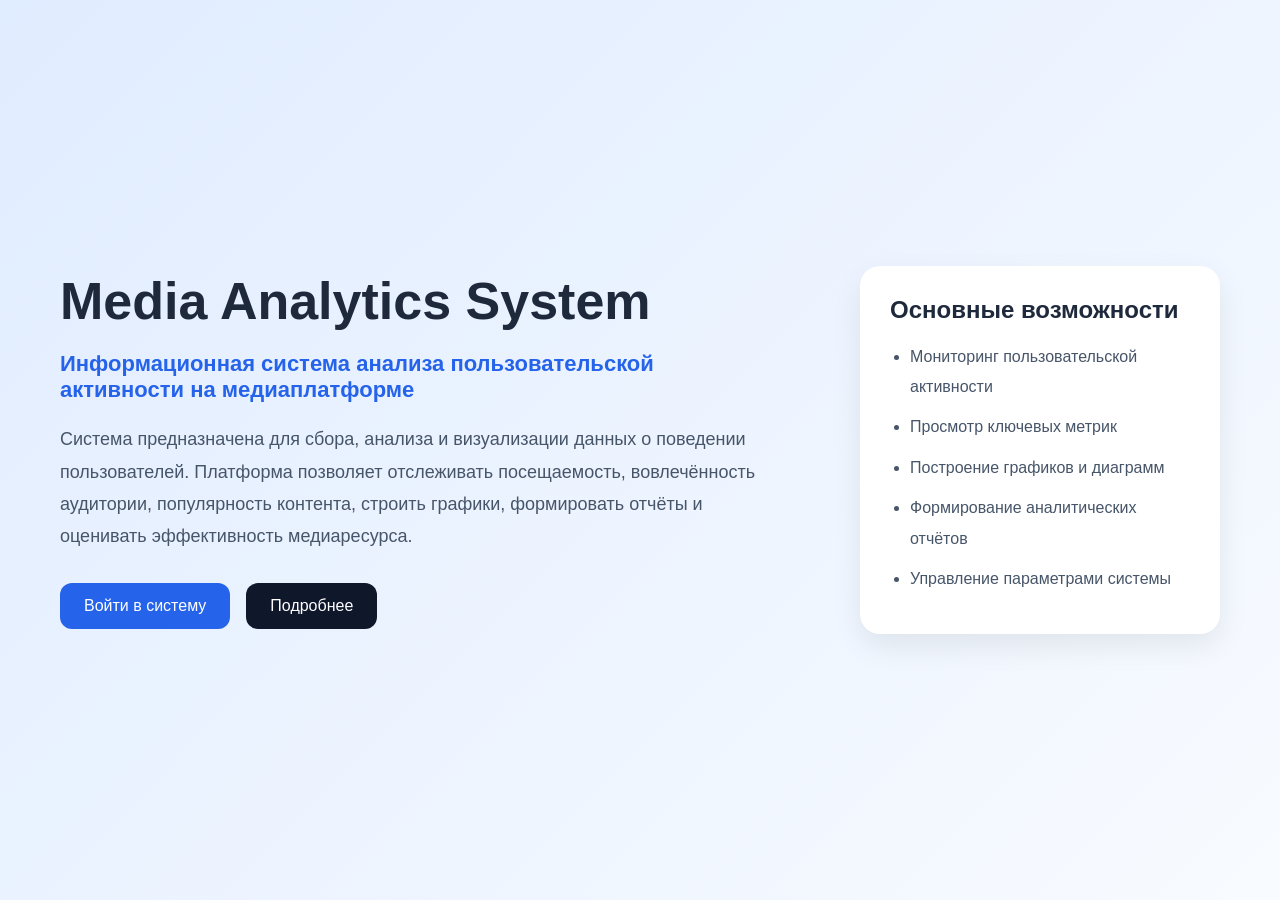
<file: index.html>
<!DOCTYPE html>
<html lang="ru">
<head>
    <meta charset="UTF-8" />
    <meta name="viewport" content="width=device-width, initial-scale=1.0" />
    <title>Media Analytics System</title>
    <link rel="stylesheet" href="diplim.css" />
</head>
<body>
    <section class="hero">
        <div class="hero-content">
            <h1>Media Analytics System</h1>
            <p class="hero-subtitle">
                Информационная система анализа пользовательской активности на медиаплатформе
            </p>

            <p class="hero-text">
                Система предназначена для сбора, анализа и визуализации данных о поведении пользователей.
                Платформа позволяет отслеживать посещаемость, вовлечённость аудитории, популярность контента,
                строить графики, формировать отчёты и оценивать эффективность медиаресурса.
            </p>

            <div class="hero-buttons">
                <a href="login.html" class="hero-btn">Войти в систему</a>
                <a href="about.html" class="hero-btn secondary-hero-btn">Подробнее</a>
            </div>
        </div>

        <div class="hero-card">
            <h3>Основные возможности</h3>
            <ul>
                <li>Мониторинг пользовательской активности</li>
                <li>Просмотр ключевых метрик</li>
                <li>Построение графиков и диаграмм</li>
                <li>Формирование аналитических отчётов</li>
                <li>Управление параметрами системы</li>
            </ul>
        </div>
    </section>

    <script src="diplim.js"></script>
</body>
</html>
</file>
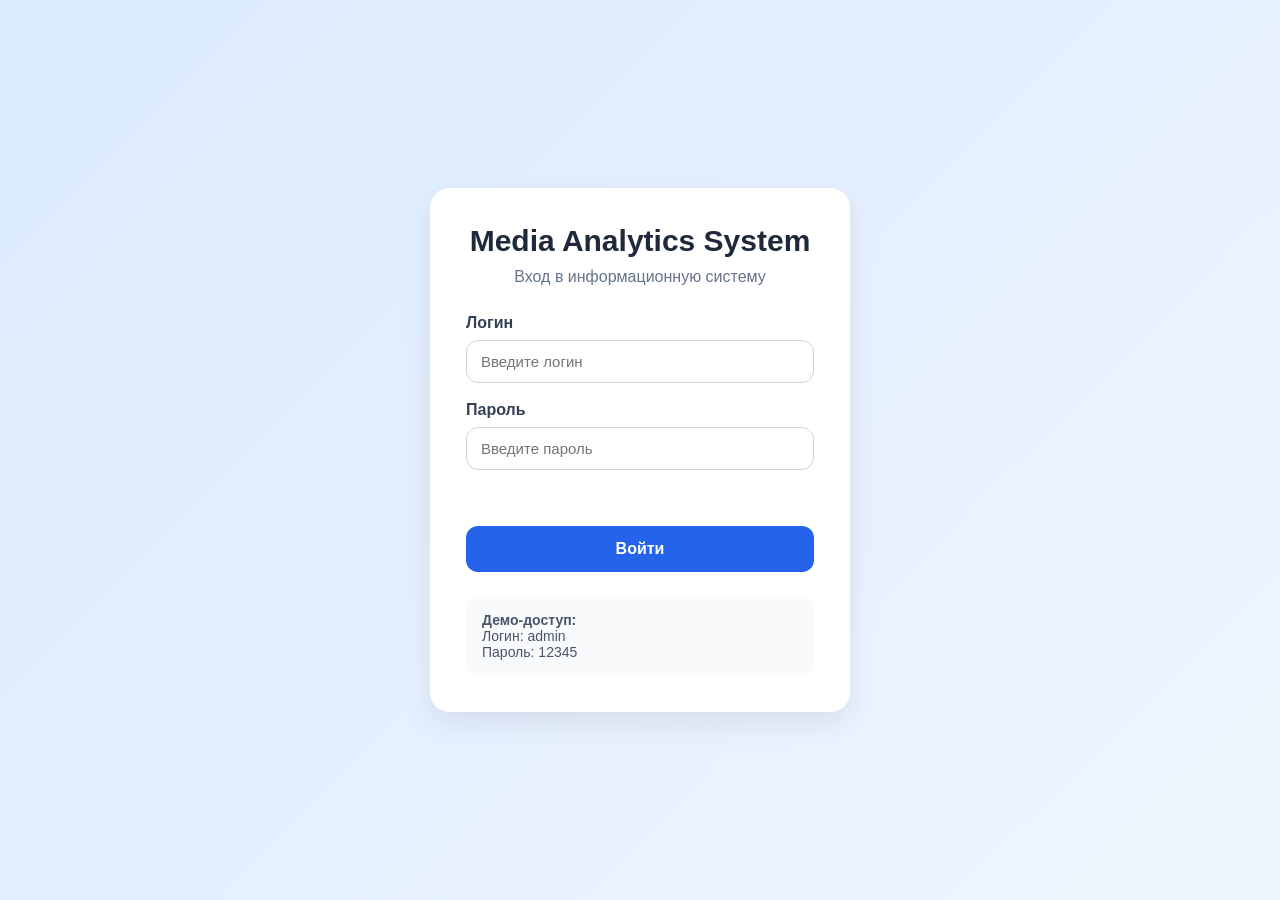
<file: about.html>
<!DOCTYPE html>
<html lang="ru">
<head>
    <meta charset="UTF-8" />
    <meta name="viewport" content="width=device-width, initial-scale=1.0" />
    <title>О системе | Media Analytics System</title>
    <link rel="stylesheet" href="diplim.css" />
</head>
<body>
    <div class="dashboard">
        <aside class="sidebar">
            <div>
                <h2>MAS</h2>
                <p class="sidebar-subtitle">Media Analytics System</p>
            </div>

            <nav>
                <a href="dashboard.html" class="menu-item">Главная панель</a>
                <a href="metrics.html" class="menu-item">Метрики</a>
                <a href="charts.html" class="menu-item">Графики</a>
                <a href="reports.html" class="menu-item">Отчёты</a>
                <a href="about.html" class="menu-item active">О системе</a>
                 <a href="settings.html" class="menu-item active">Настройки</a>
            </nav>

            <button class="logout-btn" onclick="logout()">Выйти</button>
        </aside>

        <main class="main-content">
            <header class="topbar">
                <div>
                    <h1>О системе</h1>
                    <p>Общая информация о проекте Media Analytics System</p>
                </div>

                <div class="user-info">
                    <span id="currentDate"></span>
                </div>
            </header>

            <section class="about-grid">
                <div class="about-card">
                    <h3>Назначение системы</h3>
                    <p>
                        Media Analytics System представляет собой информационную систему,
                        предназначенную для анализа пользовательской активности на медиаплатформе.
                    </p>
                    <p>
                        Основной целью системы является сбор, отображение и интерпретация
                        ключевых показателей посещаемости, вовлечённости и поведения пользователей.
                    </p>
                </div>

                <div class="about-card">
                    <h3>Основные задачи</h3>
                    <ul class="features-list">
                        <li>отображение статистики посещаемости;</li>
                        <li>анализ популярных страниц и разделов;</li>
                        <li>визуализация метрик и графиков;</li>
                        <li>формирование аналитических отчётов;</li>
                        <li>повышение наглядности данных для пользователя.</li>
                    </ul>
                </div>
            </section>

            <section class="about-wide">
                <h3>Функциональные возможности</h3>
                <p>
                    Разработанная система включает несколько взаимосвязанных страниц:
                    страницу авторизации, главную панель, модуль просмотра метрик,
                    страницу графиков, раздел отчётов и страницу с общей информацией о системе.
                </p>
                <p>
                    Пользователь получает возможность просматривать динамику посещаемости,
                    сравнивать показатели активности, анализировать популярность контента
                    и получать итоговую аналитическую информацию в удобной визуальной форме.
                </p>
            </section>

            <section class="about-wide">
                <h3>Используемые технологии</h3>
                <table class="tech-table">
                    <thead>
                        <tr>
                            <th>Технология</th>
                            <th>Назначение</th>
                        </tr>
                    </thead>
                    <tbody>
                        <tr>
                            <td>HTML</td>
                            <td>Структура веб-страниц системы</td>
                        </tr>
                        <tr>
                            <td>CSS</td>
                            <td>Оформление интерфейса и адаптация дизайна</td>
                        </tr>
                        <tr>
                            <td>JavaScript</td>
                            <td>Интерактивность и логика работы страниц</td>
                        </tr>
                        <tr>
                            <td>Chart.js</td>
                            <td>Построение графиков и диаграмм</td>
                        </tr>
                        <tr>
                            <td>GitHub Pages</td>
                            <td>Публикация проекта в интернете</td>
                        </tr>
                    </tbody>
                </table>
            </section>

            <section class="about-wide">
                <h3>Практическая значимость</h3>
                <p>
                    Система может использоваться как учебный прототип аналитической платформы,
                    демонстрирующий принципы построения интерфейсов мониторинга
                    пользовательской активности на медиаресурсах.
                </p>
                <p>
                    Разработка подобного проекта позволяет на практике изучить методы
                    визуализации аналитических данных, организацию структуры веб-приложения
                    и построение понятного пользовательского интерфейса.
                </p>
            </section>
        </main>
    </div>

    <script src="diplim.js"></script>
</body>
</html>
</file>
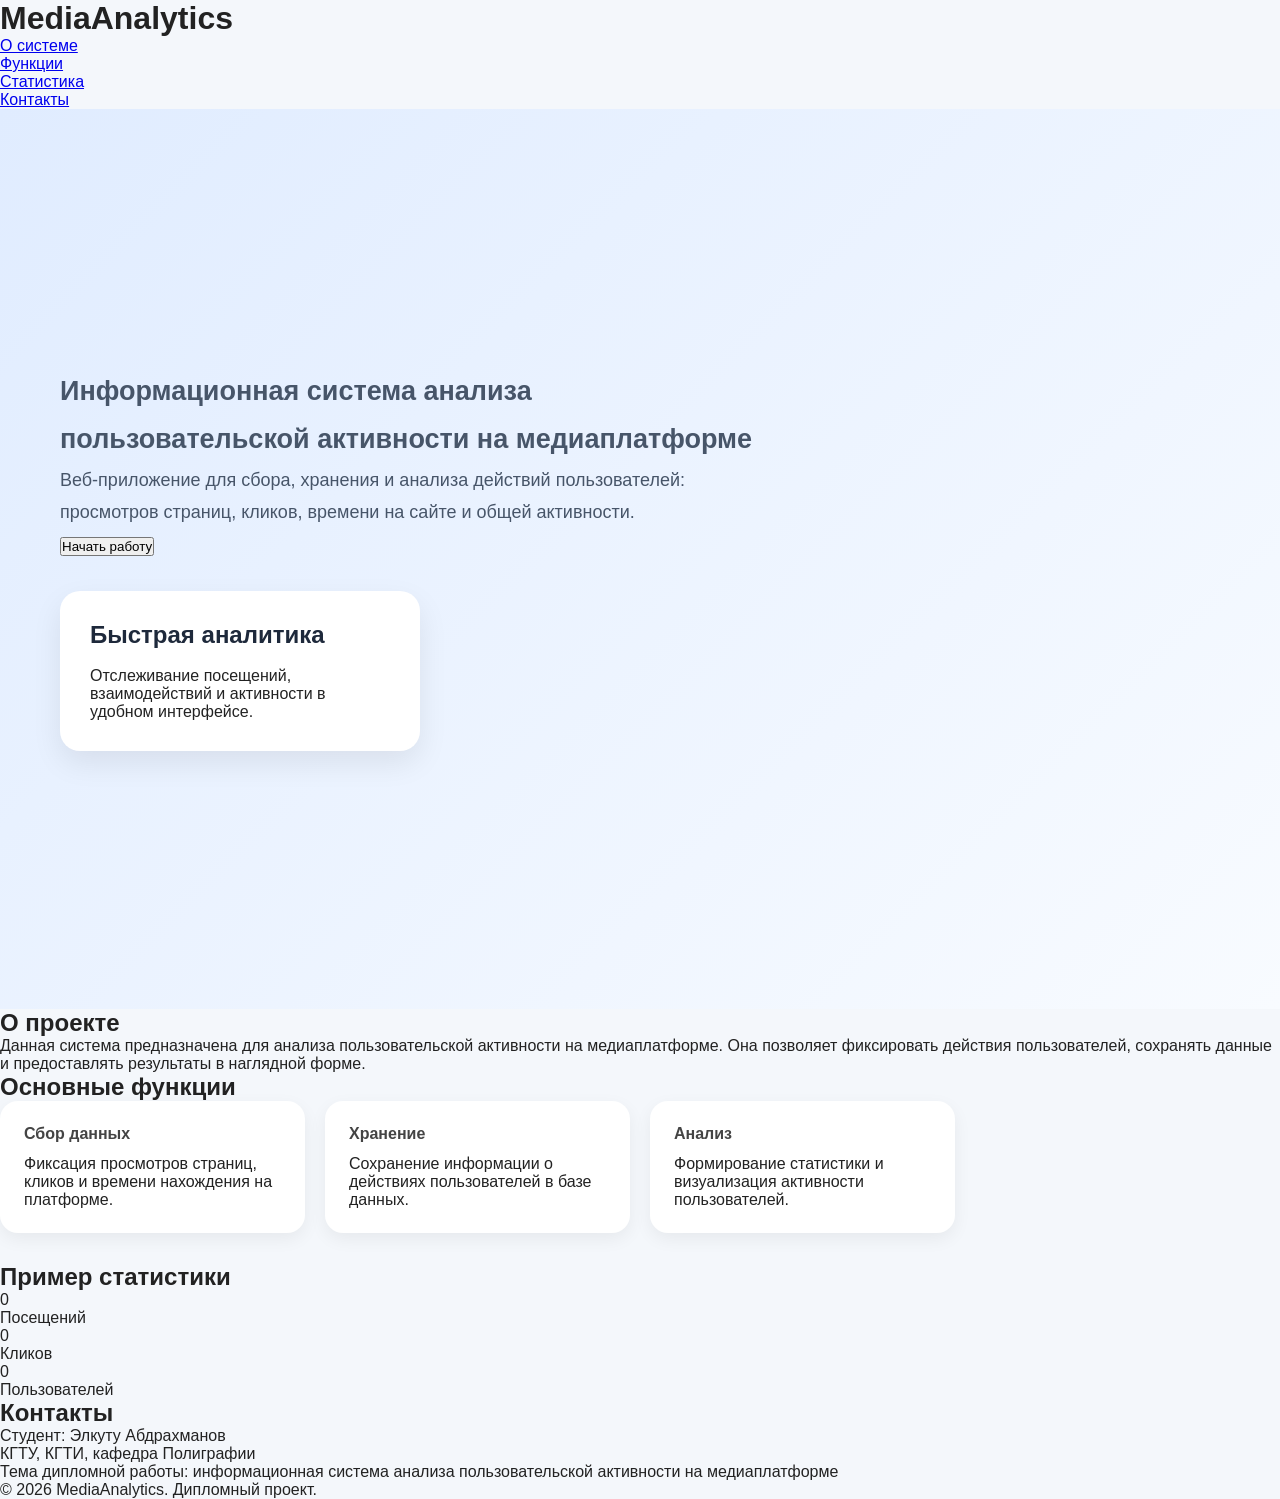
<file: diplim.html>
<!DOCTYPE html>
<html lang="ru">
<head>
  <meta charset="UTF-8" />
  <meta name="viewport" content="width=device-width, initial-scale=1.0" />
  <title>Media Analytics System</title>
  <link rel="stylesheet" href="diplim.css" />
</head>
<body>
  <header class="header">
    <div class="container nav">
      <h1 class="logo">MediaAnalytics</h1>
      <nav>
        <ul class="nav-links">
          <li><a href="#about">О системе</a></li>
          <li><a href="#features">Функции</a></li>
          <li><a href="#stats">Статистика</a></li>
          <li><a href="#contact">Контакты</a></li>
        </ul>
      </nav>
    </div>
  </header>

  <main>
    <section class="hero">
      <div class="container hero-content">
        <div class="hero-text">
          <h2>Информационная система анализа пользовательской активности на медиаплатформе</h2>
          <p>
            Веб-приложение для сбора, хранения и анализа действий пользователей:
            просмотров страниц, кликов, времени на сайте и общей активности.
          </p>
          <button id="startBtn" class="btn">Начать работу</button>
        </div>
        <div class="hero-card">
          <h3>Быстрая аналитика</h3>
          <p>Отслеживание посещений, взаимодействий и активности в удобном интерфейсе.</p>
        </div>
      </div>
    </section>

    <section id="about" class="section">
      <div class="container">
        <h2>О проекте</h2>
        <p>
          Данная система предназначена для анализа пользовательской активности на медиаплатформе.
          Она позволяет фиксировать действия пользователей, сохранять данные и предоставлять
          результаты в наглядной форме.
        </p>
      </div>
    </section>

    <section id="features" class="section dark-section">
      <div class="container">
        <h2>Основные функции</h2>
        <div class="cards">
          <div class="card">
            <h3>Сбор данных</h3>
            <p>Фиксация просмотров страниц, кликов и времени нахождения на платформе.</p>
          </div>
          <div class="card">
            <h3>Хранение</h3>
            <p>Сохранение информации о действиях пользователей в базе данных.</p>
          </div>
          <div class="card">
            <h3>Анализ</h3>
            <p>Формирование статистики и визуализация активности пользователей.</p>
          </div>
        </div>
      </div>
    </section>

    <section id="stats" class="section">
      <div class="container">
        <h2>Пример статистики</h2>
        <div class="stats">
          <div class="stat-box">
            <span class="stat-number" id="visits">0</span>
            <p>Посещений</p>
          </div>
          <div class="stat-box">
            <span class="stat-number" id="clicks">0</span>
            <p>Кликов</p>
          </div>
          <div class="stat-box">
            <span class="stat-number" id="users">0</span>
            <p>Пользователей</p>
          </div>
        </div>
      </div>
    </section>

    <section id="contact" class="section dark-section">
      <div class="container">
        <h2>Контакты</h2>
        <p>Студент: Элкуту Абдрахманов</p>
        <p>КГТУ, КГТИ, кафедра Полиграфии</p>
        <p>Тема дипломной работы: информационная система анализа пользовательской активности на медиаплатформе</p>
      </div>
    </section>
  </main>

  <footer class="footer">
    <div class="container">
      <p>© 2026 MediaAnalytics. Дипломный проект.</p>
    </div>
  </footer>

  <script src="diplim.js"></script>
</body>
</html>
</file>
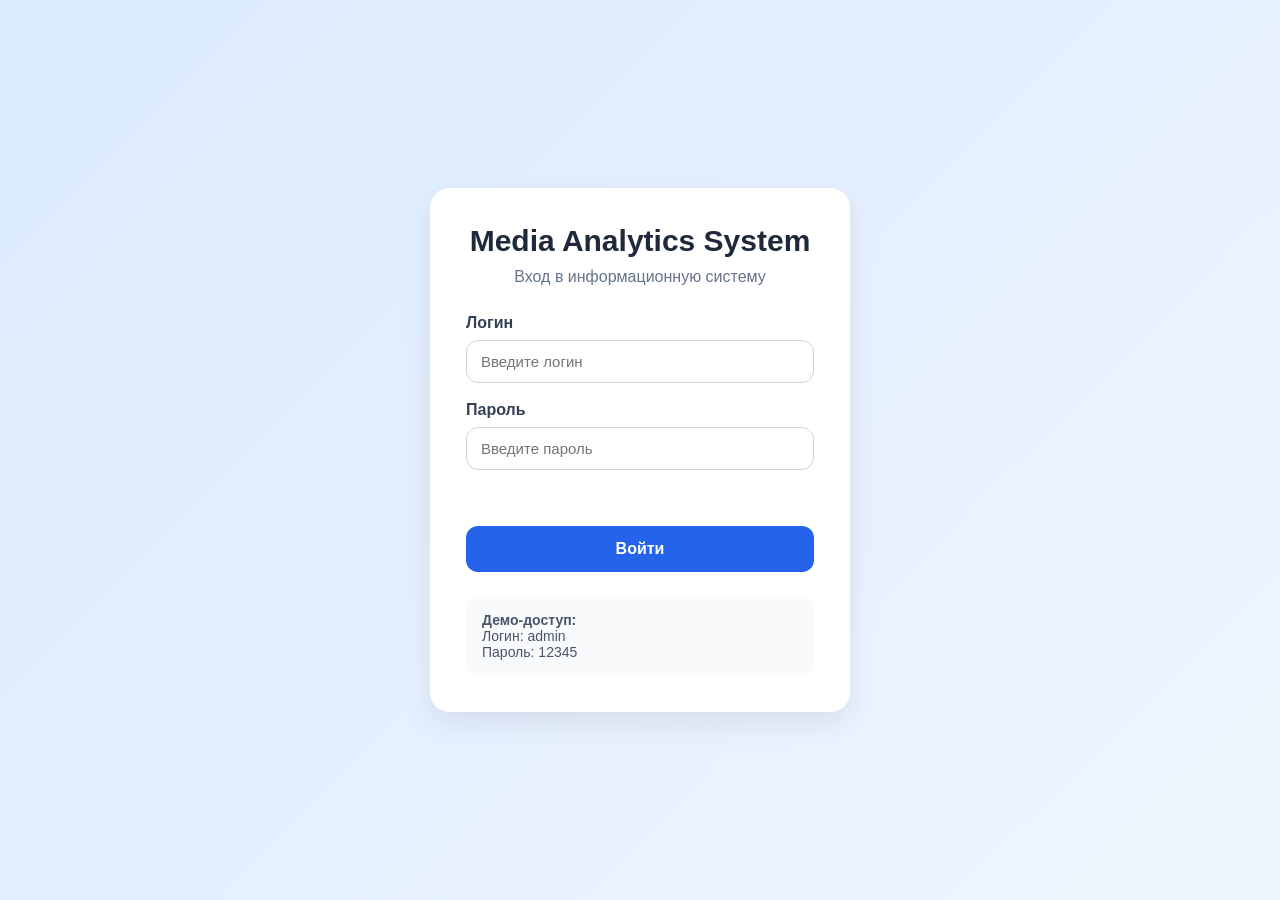
<file: login.html>
<!DOCTYPE html>
<html lang="ru">
<head>
    <meta charset="UTF-8" />
    <meta name="viewport" content="width=device-width, initial-scale=1.0" />
    <title>Вход | Media Analytics System</title>
    <link rel="stylesheet" href="diplim.css" />
</head>
<body>
    <div class="login-page">
        <div class="login-box">
            <h1>Media Analytics System</h1>
            <p class="login-subtitle">Вход в информационную систему</p>

            <form id="loginForm">
                <div class="input-group">
                    <label for="username">Логин</label>
                    <input type="text" id="username" placeholder="Введите логин" required />
                </div>

                <div class="input-group">
                    <label for="password">Пароль</label>
                    <input type="password" id="password" placeholder="Введите пароль" required />
                </div>

                <p id="loginError" class="error-message"></p>

                <button type="submit" class="login-btn">Войти</button>
            </form>

            <div class="demo-access">
                <p><strong>Демо-доступ:</strong></p>
                <p>Логин: admin</p>
                <p>Пароль: 12345</p>
            </div>
        </div>
    </div>

    <script src="diplim.js"></script>
</body>
</html>
</file>
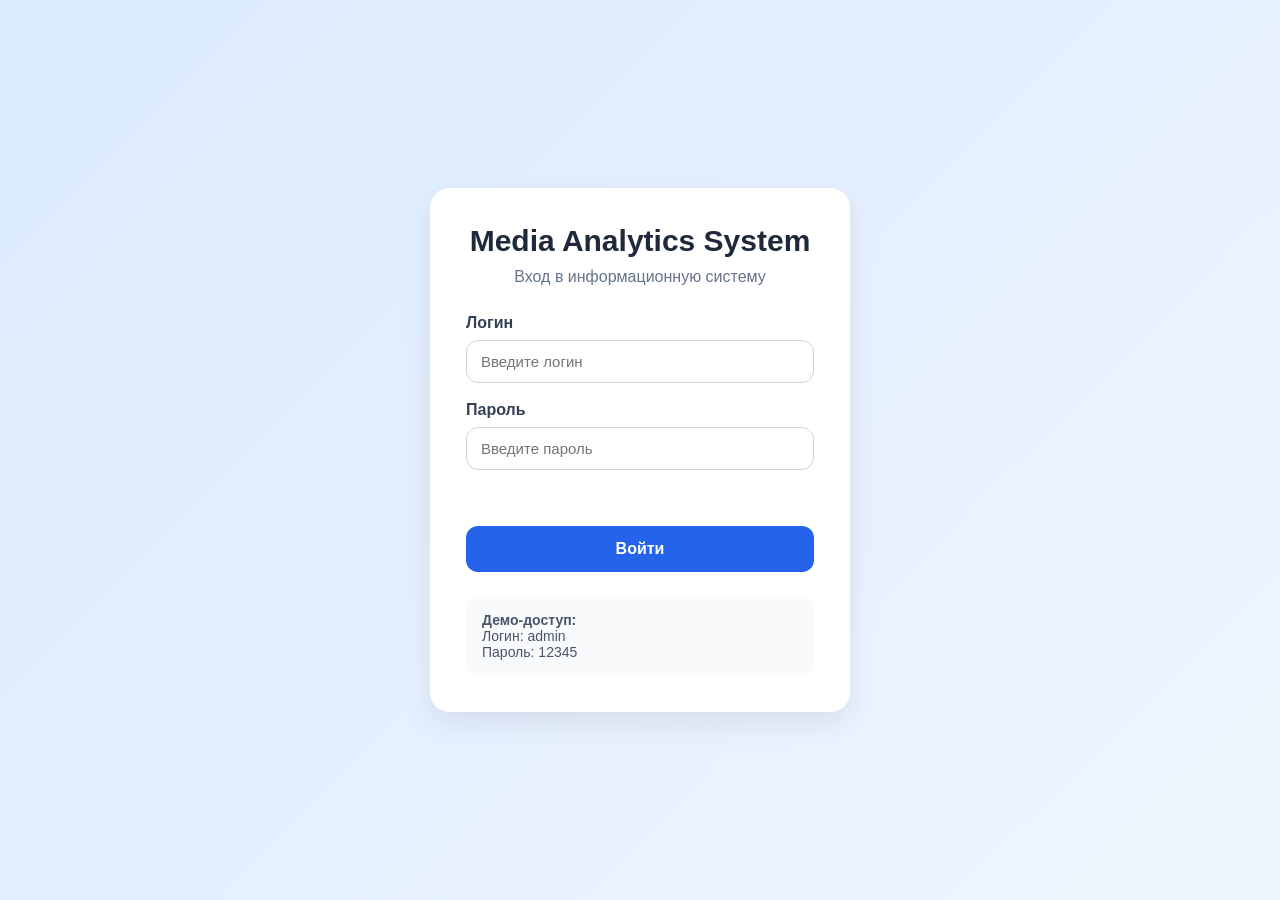
<file: metrics.html>
<!DOCTYPE html>
<html lang="ru">
<head>
  <meta charset="UTF-8" />
  <meta name="viewport" content="width=device-width, initial-scale=1.0" />
  <title>Метрики | Media Analytics System</title>
  <link rel="stylesheet" href="diplim.css" />
</head>
<body>
  <div class="dashboard-layout">
    <aside class="sidebar">
      <div class="sidebar-logo">Media Analytics</div>

      <nav class="sidebar-menu">
        <a href="index.html" class="menu-item">Главная панель</a>
        <a href="metrics.html" class="menu-item active">Метрики</a>
        <a href="charts.html" class="menu-item">Графики</a>
        <a href="reports.html" class="menu-item">Отчёты</a>
         <a href="about.html" class="menu-item active">О системе</a>
         <a href="settings.html" class="menu-item active">Настройки</a>
      </nav>

      <button class="logout-btn" onclick="logout()">Выйти</button>
    </aside>

    <main class="main-content">
      <header class="page-header">
        <div>
          <h1>Основные метрики</h1>
          <p>Анализ пользовательской активности на медиаплатформе</p>
        </div>

        <div class="period-filter">
          <button class="filter-btn active" onclick="setMetricsPeriod('day', this)">День</button>
          <button class="filter-btn" onclick="setMetricsPeriod('week', this)">Неделя</button>
          <button class="filter-btn" onclick="setMetricsPeriod('month', this)">Месяц</button>
        </div>
      </header>

      <section class="metrics-grid">
        <div class="metric-card">
          <h3>Посещения</h3>
          <div class="metric-value" id="visitsValue">2 450</div>
          <div class="metric-desc">Общее количество посещений платформы</div>
        </div>

        <div class="metric-card">
          <h3>Уникальные пользователи</h3>
          <div class="metric-value" id="usersValue">1 284</div>
          <div class="metric-desc">Количество уникальных посетителей</div>
        </div>

        <div class="metric-card">
          <h3>Среднее время</h3>
          <div class="metric-value" id="timeValue">4 мин 35 сек</div>
          <div class="metric-desc">Средняя продолжительность сеанса</div>
        </div>

        <div class="metric-card">
          <h3>Показатель отказов</h3>
          <div class="metric-value" id="bounceValue">22%</div>
          <div class="metric-desc">Доля пользователей, покинувших сайт быстро</div>
        </div>
      </section>

      <section class="content-row">
        <div class="table-card wide-card">
          <div class="card-title">Метрики по разделам платформы</div>
          <table class="analytics-table">
            <thead>
              <tr>
                <th>Раздел</th>
                <th>Просмотры</th>
                <th>Уникальные пользователи</th>
                <th>Среднее время</th>
                <th>Конверсия</th>
              </tr>
            </thead>
            <tbody id="metricsTableBody">
              <tr>
                <td>Главная</td>
                <td>2145</td>
                <td>986</td>
                <td>3 мин 40 сек</td>
                <td>18%</td>
              </tr>
              <tr>
                <td>Новости</td>
                <td>1982</td>
                <td>914</td>
                <td>4 мин 05 сек</td>
                <td>24%</td>
              </tr>
              <tr>
                <td>Статьи</td>
                <td>1654</td>
                <td>801</td>
                <td>5 мин 12 сек</td>
                <td>29%</td>
              </tr>
              <tr>
                <td>Видео</td>
                <td>1230</td>
                <td>642</td>
                <td>6 мин 02 сек</td>
                <td>31%</td>
              </tr>
            </tbody>
          </table>
        </div>
      </section>

      <section class="content-row">
        <div class="table-card">
          <div class="card-title">Ключевые показатели эффективности</div>
          <ul class="metrics-list">
            <li><span>Глубина просмотра:</span> <strong>4.8 страницы</strong></li>
            <li><span>Повторные посещения:</span> <strong>642</strong></li>
            <li><span>CTR внутренних переходов:</span> <strong>17%</strong></li>
            <li><span>Доля мобильных пользователей:</span> <strong>58%</strong></li>
            <li><span>Завершённые сессии:</span> <strong>91%</strong></li>
          </ul>
        </div>

        <div class="table-card">
          <div class="card-title">Краткий вывод</div>
          <p class="summary-text">
            Наибольшую активность пользователи проявляют в разделах «Главная» и «Новости». 
            Наибольшее среднее время взаимодействия наблюдается в разделе «Видео», что указывает 
            на высокий интерес к мультимедийному контенту. Раздел «Статьи» демонстрирует 
            хорошую конверсию и может рассматриваться как один из наиболее эффективных 
            элементов медиаплатформы.
          </p>
        </div>
      </section>
    </main>
  </div>

  <script src="diplim.js"></script>
</body>
</html>
</file>
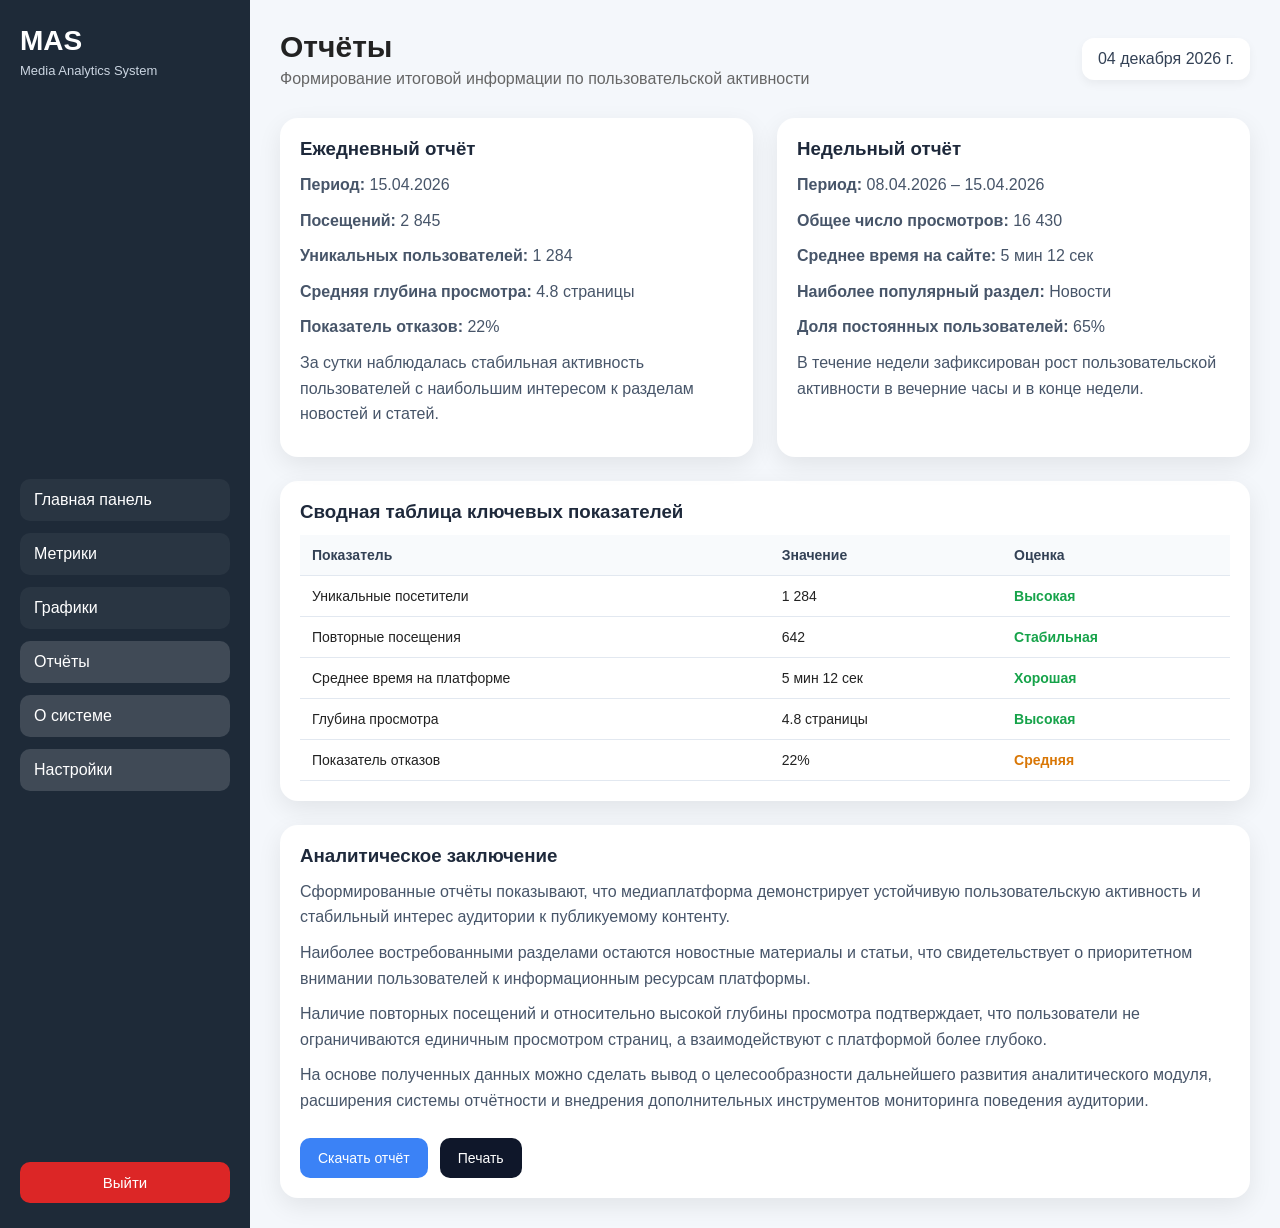
<file: reports.html>
<!DOCTYPE html>
<html lang="ru">
<head>
    <meta charset="UTF-8" />
    <meta name="viewport" content="width=device-width, initial-scale=1.0" />
    <title>Отчёты | Media Analytics System</title>
    <link rel="stylesheet" href="diplim.css" />

    <style>
        .reports-grid {
            display: grid;
            grid-template-columns: repeat(2, 1fr);
            gap: 24px;
            margin-top: 24px;
        }

        .report-card,
        .report-table-block,
        .report-summary {
            background: #ffffff;
            border-radius: 18px;
            padding: 20px;
            box-shadow: 0 8px 24px rgba(0, 0, 0, 0.08);
        }

        .report-card h3,
        .report-table-block h3,
        .report-summary h3 {
            margin-bottom: 12px;
            color: #1e293b;
        }

        .report-card p,
        .report-summary p {
            color: #475569;
            line-height: 1.6;
            margin-bottom: 10px;
        }

        .report-actions {
            display: flex;
            gap: 12px;
            margin-top: 24px;
            flex-wrap: wrap;
        }

        .report-btn {
            border: none;
            border-radius: 10px;
            padding: 12px 18px;
            background: #3b82f6;
            color: white;
            font-size: 14px;
            cursor: pointer;
            transition: 0.3s;
        }

        .report-btn:hover {
            background: #2563eb;
        }

        .report-btn.secondary {
            background: #0f172a;
        }

        .report-btn.secondary:hover {
            background: #1e293b;
        }

        .report-table {
            width: 100%;
            border-collapse: collapse;
            margin-top: 10px;
        }

        .report-table th,
        .report-table td {
            padding: 12px;
            text-align: left;
            border-bottom: 1px solid #e2e8f0;
            font-size: 14px;
        }

        .report-table th {
            background: #f8fafc;
            color: #334155;
        }

        .status-good {
            color: #16a34a;
            font-weight: 600;
        }

        .status-medium {
            color: #d97706;
            font-weight: 600;
        }

        .status-bad {
            color: #dc2626;
            font-weight: 600;
        }

        .wide-block {
            margin-top: 24px;
        }

        @media (max-width: 992px) {
            .reports-grid {
                grid-template-columns: 1fr;
            }
        }
    </style>
</head>
<body>
    <div class="dashboard">
        <aside class="sidebar">
            <div>
                <h2>MAS</h2>
                <p class="sidebar-subtitle">Media Analytics System</p>
            </div>

            <nav>
              <a href="index.html" class="menu-item">Главная панель</a>
                <a href="metrics.html" class="menu-item">Метрики</a>
                <a href="charts.html" class="menu-item">Графики</a>
                <a href="reports.html" class="menu-item active">Отчёты</a>
                 <a href="about.html" class="menu-item active">О системе</a>
                 <a href="settings.html" class="menu-item active">Настройки</a>
            </nav>

            <button class="logout-btn" onclick="logout()">Выйти</button>
        </aside>

        <main class="main-content">
            <header class="topbar">
                <div>
                    <h1>Отчёты</h1>
                    <p>Формирование итоговой информации по пользовательской активности</p>
                </div>

                <div class="user-info">
                    <span id="currentDate"></span>
                </div>
            </header>

            <section class="reports-grid">
                <div class="report-card">
                    <h3>Ежедневный отчёт</h3>
                    <p><strong>Период:</strong> 15.04.2026</p>
                    <p><strong>Посещений:</strong> 2 845</p>
                    <p><strong>Уникальных пользователей:</strong> 1 284</p>
                    <p><strong>Средняя глубина просмотра:</strong> 4.8 страницы</p>
                    <p><strong>Показатель отказов:</strong> 22%</p>
                    <p>За сутки наблюдалась стабильная активность пользователей с наибольшим интересом к разделам новостей и статей.</p>
                </div>

                <div class="report-card">
                    <h3>Недельный отчёт</h3>
                    <p><strong>Период:</strong> 08.04.2026 – 15.04.2026</p>
                    <p><strong>Общее число просмотров:</strong> 16 430</p>
                    <p><strong>Среднее время на сайте:</strong> 5 мин 12 сек</p>
                    <p><strong>Наиболее популярный раздел:</strong> Новости</p>
                    <p><strong>Доля постоянных пользователей:</strong> 65%</p>
                    <p>В течение недели зафиксирован рост пользовательской активности в вечерние часы и в конце недели.</p>
                </div>
            </section>

            <section class="report-table-block wide-block">
                <h3>Сводная таблица ключевых показателей</h3>
                <table class="report-table">
                    <thead>
                        <tr>
                            <th>Показатель</th>
                            <th>Значение</th>
                            <th>Оценка</th>
                        </tr>
                    </thead>
                    <tbody>
                        <tr>
                            <td>Уникальные посетители</td>
                            <td>1 284</td>
                            <td class="status-good">Высокая</td>
                        </tr>
                        <tr>
                            <td>Повторные посещения</td>
                            <td>642</td>
                            <td class="status-good">Стабильная</td>
                        </tr>
                        <tr>
                            <td>Среднее время на платформе</td>
                            <td>5 мин 12 сек</td>
                            <td class="status-good">Хорошая</td>
                        </tr>
                        <tr>
                            <td>Глубина просмотра</td>
                            <td>4.8 страницы</td>
                            <td class="status-good">Высокая</td>
                        </tr>
                        <tr>
                            <td>Показатель отказов</td>
                            <td>22%</td>
                            <td class="status-medium">Средняя</td>
                        </tr>
                    </tbody>
                </table>
            </section>

            <section class="report-summary wide-block">
                <h3>Аналитическое заключение</h3>
                <p>Сформированные отчёты показывают, что медиаплатформа демонстрирует устойчивую пользовательскую активность и стабильный интерес аудитории к публикуемому контенту.</p>
                <p>Наиболее востребованными разделами остаются новостные материалы и статьи, что свидетельствует о приоритетном внимании пользователей к информационным ресурсам платформы.</p>
                <p>Наличие повторных посещений и относительно высокой глубины просмотра подтверждает, что пользователи не ограничиваются единичным просмотром страниц, а взаимодействуют с платформой более глубоко.</p>
                <p>На основе полученных данных можно сделать вывод о целесообразности дальнейшего развития аналитического модуля, расширения системы отчётности и внедрения дополнительных инструментов мониторинга поведения аудитории.</p>

                <div class="report-actions">
                    <button class="report-btn" onclick="downloadReport()">Скачать отчёт</button>
                    <button class="report-btn secondary" onclick="printReport()">Печать</button>
                </div>
            </section>
        </main>
    </div>

    <script>
        function logout() {
            window.location.href = "login.html";
        }

        function setCurrentDate() {
            const dateElement = document.getElementById("currentDate");
            const now = new Date();
            dateElement.textContent = now.toLocaleDateString("ru-RU", {
                day: "2-digit",
                month: "long",
                year: "numeric"
            });
        }

        function downloadReport() {
            alert("Функция скачивания отчёта добавлена в демонстрационном режиме.");
        }

        function printReport() {
            window.print();
        }

        setCurrentDate();
    </script>
</body>
</html>
</file>
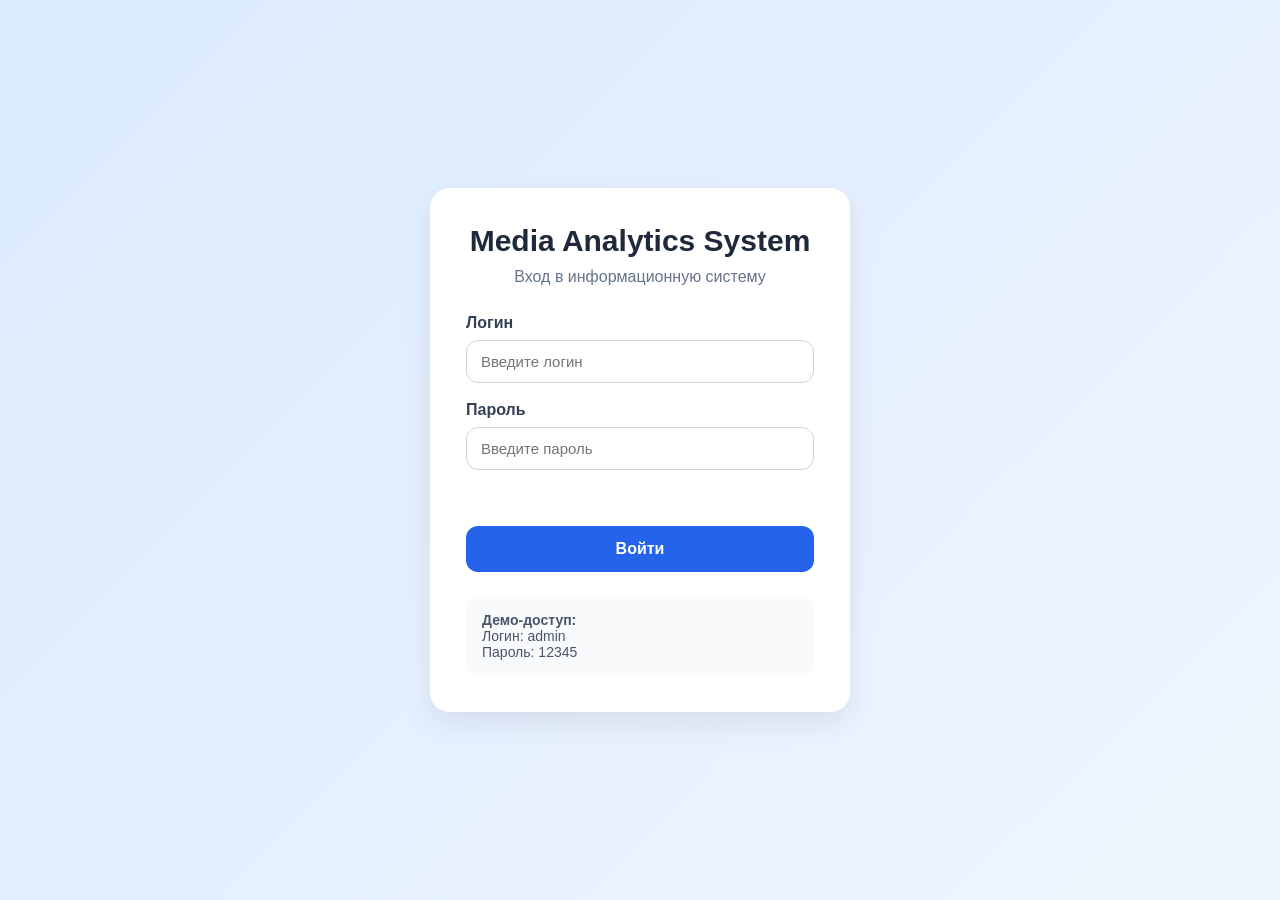
<file: settings.html>
<!DOCTYPE html>
<html lang="ru">
<head>
    <meta charset="UTF-8" />
    <meta name="viewport" content="width=device-width, initial-scale=1.0" />
    <title>Настройки | Media Analytics System</title>
    <link rel="stylesheet" href="diplim.css" />
</head>
<body>
    <div class="dashboard">
        <aside class="sidebar">
            <div>
                <h2>MAS</h2>
                <p class="sidebar-subtitle">Media Analytics System</p>
            </div>

            <nav>
              <a href="index.html" class="menu-item">Главная панель</a>
                <a href="metrics.html" class="menu-item">Метрики</a>
                <a href="charts.html" class="menu-item">Графики</a>
                <a href="reports.html" class="menu-item">Отчёты</a>
                <a href="about.html" class="menu-item">О системе</a>
                <a href="settings.html" class="menu-item active">Настройки</a>
            </nav>

            <button class="logout-btn" onclick="logout()">Выйти</button>
        </aside>

        <main class="main-content">
            <header class="topbar">
                <div>
                    <h1>Настройки системы</h1>
                    <p>Параметры отображения и работы аналитической платформы</p>
                </div>

                <div class="user-info">
                    <span id="currentDate"></span>
                </div>
            </header>

            <section class="settings-grid">
                <div class="settings-card">
                    <h3>Язык интерфейса</h3>
                    <select class="settings-input">
                        <option>Русский</option>
                        <option>English</option>
                        <option>Кыргызча</option>
                    </select>
                </div>

                <div class="settings-card">
                    <h3>Формат даты</h3>
                    <select class="settings-input">
                        <option>ДД.ММ.ГГГГ</option>
                        <option>ММ/ДД/ГГГГ</option>
                        <option>ГГГГ-ММ-ДД</option>
                    </select>
                </div>

                <div class="settings-card">
                    <h3>Период по умолчанию</h3>
                    <select class="settings-input">
                        <option>За день</option>
                        <option>За неделю</option>
                        <option>За месяц</option>
                    </select>
                </div>

                <div class="settings-card">
                    <h3>Уведомления</h3>
                    <label class="switch-row">
                        <input type="checkbox" checked />
                        <span>Включить уведомления системы</span>
                    </label>
                </div>

                <div class="settings-card">
                    <h3>Автообновление данных</h3>
                    <label class="switch-row">
                        <input type="checkbox" checked />
                        <span>Обновлять данные автоматически</span>
                    </label>
                </div>

                <div class="settings-card">
                    <h3>Тема оформления</h3>
                    <select class="settings-input">
                        <option>Светлая</option>
                        <option>Тёмная</option>
                    </select>
                </div>
            </section>

            <section class="settings-wide">
                <h3>Информация о пользователе</h3>
                <div class="profile-box">
                    <p><strong>Имя пользователя:</strong> Администратор</p>
                    <p><strong>Роль:</strong> Аналитик системы</p>
                    <p><strong>Электронная почта:</strong> admin@media-system.kg</p>
                </div>
            </section>

            <section class="settings-wide">
                <h3>Управление системой</h3>
                <div class="settings-buttons">
                    <button class="settings-btn" onclick="saveSettings()">Сохранить настройки</button>
                    <button class="settings-btn secondary-btn" onclick="resetSettings()">Сбросить</button>
                </div>
            </section>
        </main>
    </div>

    <script src="diplim.js"></script>
</body>
</html>
</file>
<file: diplim.css>
* {
  margin: 0;
  padding: 0;
  box-sizing: border-box;
  font-family: Arial, sans-serif;
}

body {
  background: #f4f7fb;
  color: #222;
}

/* LOGIN */
.login-body {
  min-height: 100vh;
  display: flex;
  align-items: center;
  justify-content: center;
  background: linear-gradient(135deg, #1e3c72, #2a5298);
  padding: 20px;
}

.login-container {
  width: 100%;
  max-width: 500px;
}

.login-card {
  background: #fff;
  border-radius: 20px;
  padding: 35px;
  box-shadow: 0 10px 30px rgba(0, 0, 0, 0.15);
}

.login-card h1 {
  text-align: center;
  margin-bottom: 10px;
  color: #1e3c72;
}

.subtitle {
  text-align: center;
  color: #666;
  margin-bottom: 25px;
  line-height: 1.5;
}

.login-form {
  display: flex;
  flex-direction: column;
  gap: 12px;
}

.login-form label {
  font-weight: bold;
  color: #333;
}

.login-form input {
  padding: 12px 14px;
  border: 1px solid #ccc;
  border-radius: 10px;
  font-size: 16px;
}

.login-form button {
  margin-top: 10px;
  padding: 12px;
  border: none;
  border-radius: 10px;
  background: #1e3c72;
  color: #fff;
  font-size: 16px;
  cursor: pointer;
  transition: 0.3s;
}

.login-form button:hover {
  background: #16325c;
}

.message {
  text-align: center;
  margin-top: 10px;
  font-size: 14px;
  min-height: 20px;
}

.demo-data {
  margin-top: 20px;
  background: #f3f6fc;
  border-radius: 12px;
  padding: 15px;
  color: #333;
}

/* DASHBOARD */
.dashboard {
  display: flex;
  min-height: 100vh;
}

.sidebar {
  width: 250px;
  background: #1e2a38;
  color: #fff;
  padding: 25px 20px;
  display: flex;
  flex-direction: column;
  justify-content: space-between;
}

.sidebar h2 {
  font-size: 28px;
  margin-bottom: 6px;
}

.sidebar-subtitle {
  font-size: 13px;
  color: #cbd5e1;
  margin-bottom: 30px;
}

.sidebar nav {
  display: flex;
  flex-direction: column;
  gap: 12px;
}

.sidebar nav a {
  color: #fff;
  text-decoration: none;
  padding: 12px 14px;
  border-radius: 10px;
  transition: 0.3s;
  background: rgba(255, 255, 255, 0.05);
}

.sidebar nav a:hover,
.sidebar nav a.active {
  background: rgba(255, 255, 255, 0.15);
}

.logout-btn {
  padding: 12px;
  border: none;
  border-radius: 10px;
  background: #dc2626;
  color: #fff;
  cursor: pointer;
  font-size: 15px;
}

.main-content {
  flex: 1;
  padding: 30px;
}

.topbar {
  display: flex;
  justify-content: space-between;
  align-items: center;
  margin-bottom: 30px;
  gap: 20px;
}

.topbar h1 {
  font-size: 30px;
  margin-bottom: 6px;
}

.topbar p {
  color: #666;
}

.user-info {
  background: #fff;
  padding: 12px 16px;
  border-radius: 12px;
  box-shadow: 0 4px 10px rgba(0, 0, 0, 0.05);
}

.cards {
  display: grid;
  grid-template-columns: repeat(4, 1fr);
  gap: 20px;
  margin-bottom: 30px;
}

.card {
  background: #fff;
  padding: 24px;
  border-radius: 18px;
  box-shadow: 0 6px 18px rgba(0, 0, 0, 0.06);
}

.card h3 {
  font-size: 16px;
  color: #444;
  margin-bottom: 12px;
}

.card .value {
  font-size: 28px;
  font-weight: bold;
  margin-bottom: 8px;
  color: #1e3c72;
}

.card span {
  color: #777;
  font-size: 14px;
}

.charts-section {
  display: grid;
  grid-template-columns: 2fr 1fr;
  gap: 20px;
  margin-bottom: 30px;
}

.chart-card,
.table-card {
  background: #fff;
  padding: 24px;
  border-radius: 18px;
  box-shadow: 0 6px 18px rgba(0, 0, 0, 0.06);
}

.chart-card h3,
.table-card h3 {
  margin-bottom: 20px;
  color: #222;
}

.table-section {
  display: grid;
  grid-template-columns: 1.3fr 1fr;
  gap: 20px;
}

table {
  width: 100%;
  border-collapse: collapse;
}

table thead {
  background: #eef3fb;
}

table th,
table td {
  text-align: left;
  padding: 12px;
  border-bottom: 1px solid #eee;
  font-size: 14px;
}

@media (max-width: 1100px) {
  .cards {
    grid-template-columns: repeat(2, 1fr);
  }

  .charts-section,
  .table-section {
    grid-template-columns: 1fr;
  }
}

@media (max-width: 800px) {
  .dashboard {
    flex-direction: column;
  }

  .sidebar {
    width: 100%;
  }

  .cards {
    grid-template-columns: 1fr;
  }

  .topbar {
    flex-direction: column;
    align-items: flex-start;
  }
}
.page-header {
  display: flex;
  justify-content: space-between;
  align-items: center;
  margin-bottom: 24px;
  gap: 20px;
  flex-wrap: wrap;
}

.page-header h1 {
  font-size: 30px;
  color: #243b6b;
  margin-bottom: 6px;
}

.page-header p {
  color: #6b7280;
  font-size: 15px;
}

.period-filter {
  display: flex;
  gap: 10px;
}

.filter-btn {
  border: none;
  background: #e5ecff;
  color: #244a9b;
  padding: 10px 16px;
  border-radius: 10px;
  cursor: pointer;
  font-weight: 600;
  transition: 0.3s;
}

.filter-btn:hover {
  background: #d6e3ff;
}

.filter-btn.active {
  background: #3d63c8;
  color: white;
}

.metrics-grid {
  display: grid;
  grid-template-columns: repeat(auto-fit, minmax(220px, 1fr));
  gap: 20px;
  margin-bottom: 24px;
}

.metric-card {
  background: white;
  border-radius: 18px;
  padding: 22px;
  box-shadow: 0 8px 24px rgba(0, 0, 0, 0.08);
}

.metric-card h3 {
  font-size: 17px;
  margin-bottom: 12px;
  color: #374151;
}

.metric-value {
  font-size: 30px;
  font-weight: 700;
  color: #244a9b;
  margin-bottom: 10px;
}

.metric-desc {
  font-size: 14px;
  color: #6b7280;
  line-height: 1.5;
}

.wide-card {
  width: 100%;
}

.metrics-list {
  list-style: none;
  padding: 0;
  margin: 0;
}

.metrics-list li {
  display: flex;
  justify-content: space-between;
  gap: 20px;
  padding: 12px 0;
  border-bottom: 1px solid #e5e7eb;
  color: #374151;
}

.metrics-list li:last-child {
  border-bottom: none;
}

.summary-text {
  font-size: 15px;
  color: #4b5563;
  line-height: 1.7;
}
.report-summary-grid {
  display: grid;
  grid-template-columns: repeat(auto-fit, minmax(240px, 1fr));
  gap: 20px;
  margin-bottom: 30px;
}

.report-box {
  background: #ffffff;
  border-radius: 16px;
  padding: 22px;
  box-shadow: 0 6px 20px rgba(0, 0, 0, 0.08);
}

.report-box h3 {
  margin-bottom: 14px;
  color: #2d3e50;
  font-size: 20px;
}

.report-box p {
  margin: 8px 0;
  color: #4b5563;
  font-size: 15px;
}

.report-table-section,
.report-status-section {
  background: #ffffff;
  border-radius: 16px;
  padding: 24px;
  margin-bottom: 30px;
  box-shadow: 0 6px 20px rgba(0, 0, 0, 0.08);
}

.report-table-section h2,
.report-status-section h2 {
  margin-bottom: 18px;
  color: #2d3e50;
}

.report-table {
  width: 100%;
  border-collapse: collapse;
}

.report-table th,
.report-table td {
  padding: 14px;
  text-align: left;
  border-bottom: 1px solid #e5e7eb;
}

.report-table th {
  background: #f3f6fb;
  color: #2d3e50;
}

.status-card {
  border-radius: 14px;
  padding: 18px 20px;
  margin-bottom: 16px;
}

.status-card h3 {
  margin-bottom: 10px;
  font-size: 18px;
}

.status-card p {
  margin: 0;
  line-height: 1.6;
}

.status-card.good {
  background: #eaf8ee;
  border-left: 6px solid #22c55e;
}

.status-card.warning {
  background: #fff7e6;
  border-left: 6px solid #f59e0b;
}

.status-card.info {
  background: #eef4ff;
  border-left: 6px solid #3b82f6;
}
.about-grid {
    display: grid;
    grid-template-columns: repeat(2, 1fr);
    gap: 24px;
    margin-top: 24px;
}

.about-card,
.about-wide {
    background: #ffffff;
    border-radius: 18px;
    padding: 24px;
    box-shadow: 0 8px 24px rgba(0, 0, 0, 0.08);
}

.about-card h3,
.about-wide h3 {
    margin-bottom: 14px;
    color: #1e293b;
}

.about-card p,
.about-wide p {
    color: #475569;
    line-height: 1.7;
    margin-bottom: 12px;
}

.features-list {
    margin-top: 10px;
    padding-left: 20px;
    color: #475569;
    line-height: 1.8;
}

.features-list li {
    margin-bottom: 8px;
}

.about-wide {
    margin-top: 24px;
}

.tech-table {
    width: 100%;
    border-collapse: collapse;
    margin-top: 12px;
}

.tech-table th,
.tech-table td {
    border-bottom: 1px solid #e2e8f0;
    padding: 12px;
    text-align: left;
    font-size: 14px;
}

.tech-table th {
    background: #f8fafc;
    color: #334155;
}

@media (max-width: 992px) {
    .about-grid {
        grid-template-columns: 1fr;
    }
}
.settings-grid {
    display: grid;
    grid-template-columns: repeat(2, 1fr);
    gap: 24px;
    margin-top: 24px;
}

.settings-card,
.settings-wide {
    background: #ffffff;
    border-radius: 18px;
    padding: 24px;
    box-shadow: 0 8px 24px rgba(0, 0, 0, 0.08);
}

.settings-card h3,
.settings-wide h3 {
    margin-bottom: 14px;
    color: #1e293b;
}

.settings-input {
    width: 100%;
    padding: 12px 14px;
    border: 1px solid #dbe3ef;
    border-radius: 10px;
    font-size: 15px;
    outline: none;
}

.switch-row {
    display: flex;
    align-items: center;
    gap: 10px;
    color: #475569;
    font-size: 15px;
}

.settings-wide {
    margin-top: 24px;
}

.profile-box p {
    margin-bottom: 10px;
    color: #475569;
    line-height: 1.6;
}

.settings-buttons {
    display: flex;
    gap: 14px;
    flex-wrap: wrap;
}

.settings-btn {
    border: none;
    border-radius: 10px;
    padding: 12px 18px;
    background: #2563eb;
    color: white;
    font-size: 14px;
    cursor: pointer;
    transition: 0.3s;
}

.settings-btn:hover {
    background: #1d4ed8;
}

.secondary-btn {
    background: #64748b;
}

.secondary-btn:hover {
    background: #475569;
}

@media (max-width: 992px) {
    .settings-grid {
        grid-template-columns: 1fr;
    }
}
.hero {
    min-height: 100vh;
    display: flex;
    justify-content: space-between;
    align-items: center;
    gap: 40px;
    padding: 60px;
    background: linear-gradient(135deg, #e0ecff, #f8fbff);
}

.hero-content {
    max-width: 700px;
}

.hero-content h1 {
    font-size: 52px;
    margin-bottom: 20px;
    color: #1e293b;
}

.hero-subtitle {
    font-size: 22px;
    color: #2563eb;
    margin-bottom: 20px;
    font-weight: 600;
}

.hero-text {
    font-size: 18px;
    line-height: 1.8;
    color: #475569;
    margin-bottom: 30px;
}

.hero-buttons {
    display: flex;
    gap: 16px;
    flex-wrap: wrap;
}

.hero-btn {
    display: inline-block;
    text-decoration: none;
    background: #2563eb;
    color: white;
    padding: 14px 24px;
    border-radius: 12px;
    font-size: 16px;
    transition: 0.3s;
}

.hero-btn:hover {
    background: #1d4ed8;
}

.secondary-hero-btn {
    background: #0f172a;
}

.secondary-hero-btn:hover {
    background: #1e293b;
}

.hero-card {
    background: white;
    border-radius: 20px;
    padding: 30px;
    min-width: 320px;
    max-width: 360px;
    box-shadow: 0 12px 30px rgba(0, 0, 0, 0.08);
}

.hero-card h3 {
    margin-bottom: 18px;
    color: #1e293b;
    font-size: 24px;
}

.hero-card ul {
    padding-left: 20px;
    color: #475569;
    line-height: 1.9;
}

.hero-card li {
    margin-bottom: 10px;
}

@media (max-width: 992px) {
    .hero {
        flex-direction: column;
        padding: 40px 20px;
        text-align: center;
    }

    .hero-content h1 {
        font-size: 38px;
    }

    .hero-subtitle {
        font-size: 18px;
    }

    .hero-text {
        font-size: 16px;
    }

    .hero-buttons {
        justify-content: center;
    }

    .hero-card {
        min-width: auto;
        width: 100%;
    }
}
.login-page {
    min-height: 100vh;
    display: flex;
    justify-content: center;
    align-items: center;
    background: linear-gradient(135deg, #dbeafe, #eff6ff);
    padding: 20px;
}

.login-box {
    width: 100%;
    max-width: 420px;
    background: white;
    border-radius: 20px;
    padding: 36px;
    box-shadow: 0 12px 30px rgba(0, 0, 0, 0.08);
}

.login-box h1 {
    text-align: center;
    margin-bottom: 10px;
    color: #1e293b;
    font-size: 30px;
}

.login-subtitle {
    text-align: center;
    color: #64748b;
    margin-bottom: 28px;
}

.input-group {
    margin-bottom: 18px;
}

.input-group label {
    display: block;
    margin-bottom: 8px;
    color: #334155;
    font-weight: 600;
}

.input-group input {
    width: 100%;
    padding: 12px 14px;
    border: 1px solid #cbd5e1;
    border-radius: 12px;
    font-size: 15px;
    outline: none;
    transition: 0.3s;
}

.input-group input:focus {
    border-color: #2563eb;
    box-shadow: 0 0 0 3px rgba(37, 99, 235, 0.12);
}

.login-btn {
    width: 100%;
    border: none;
    background: #2563eb;
    color: white;
    padding: 14px;
    border-radius: 12px;
    font-size: 16px;
    font-weight: 600;
    cursor: pointer;
    transition: 0.3s;
    margin-top: 8px;
}

.login-btn:hover {
    background: #1d4ed8;
}

.error-message {
    color: #dc2626;
    font-size: 14px;
    margin-bottom: 10px;
    min-height: 20px;
}

.demo-access {
    margin-top: 24px;
    background: #f8fafc;
    border-radius: 14px;
    padding: 16px;
    color: #475569;
    font-size: 14px;
}
.user-info {
    display: flex;
    align-items: center;
    gap: 14px;
    flex-wrap: wrap;
    color: #334155;
    font-weight: 500;
}

#userNameDisplay {
    background: #eff6ff;
    color: #2563eb;
    padding: 8px 14px;
    border-radius: 999px;
    font-size: 14px;
    font-weight: 600;
}
</file>
